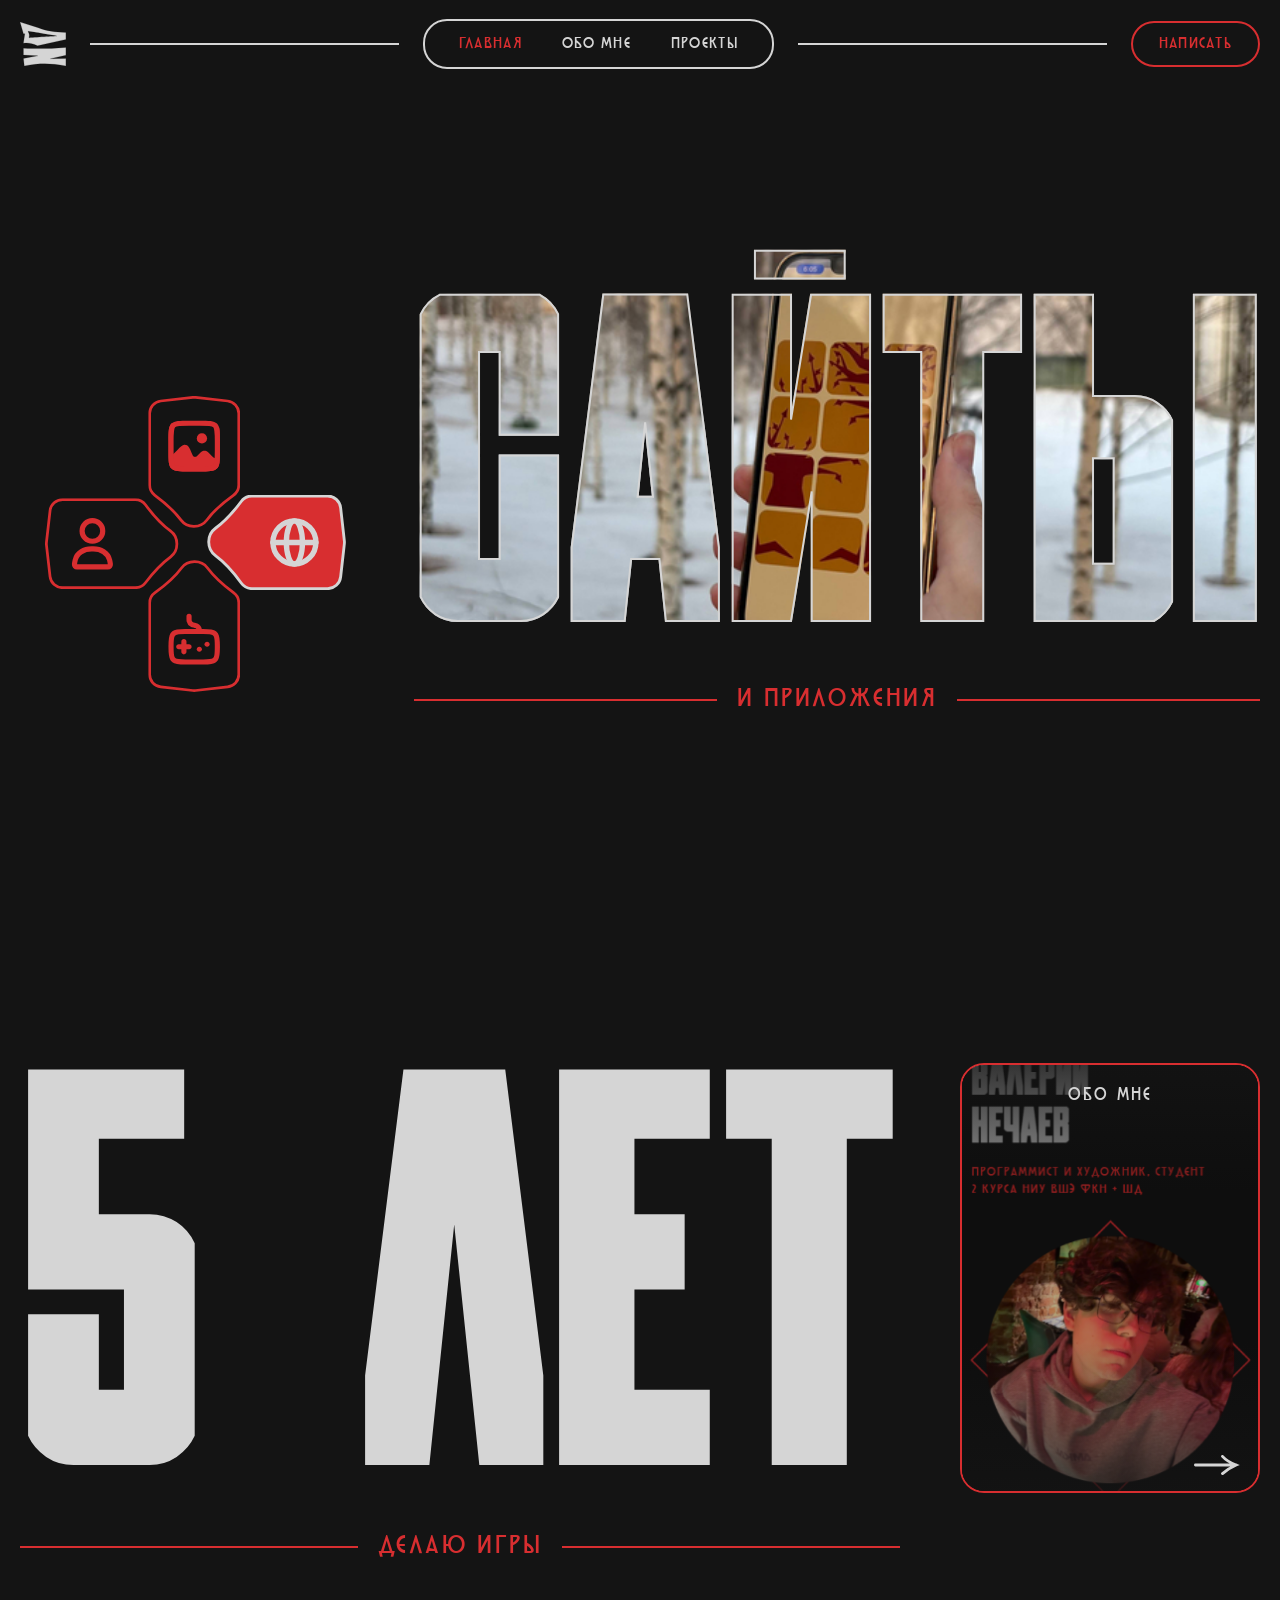
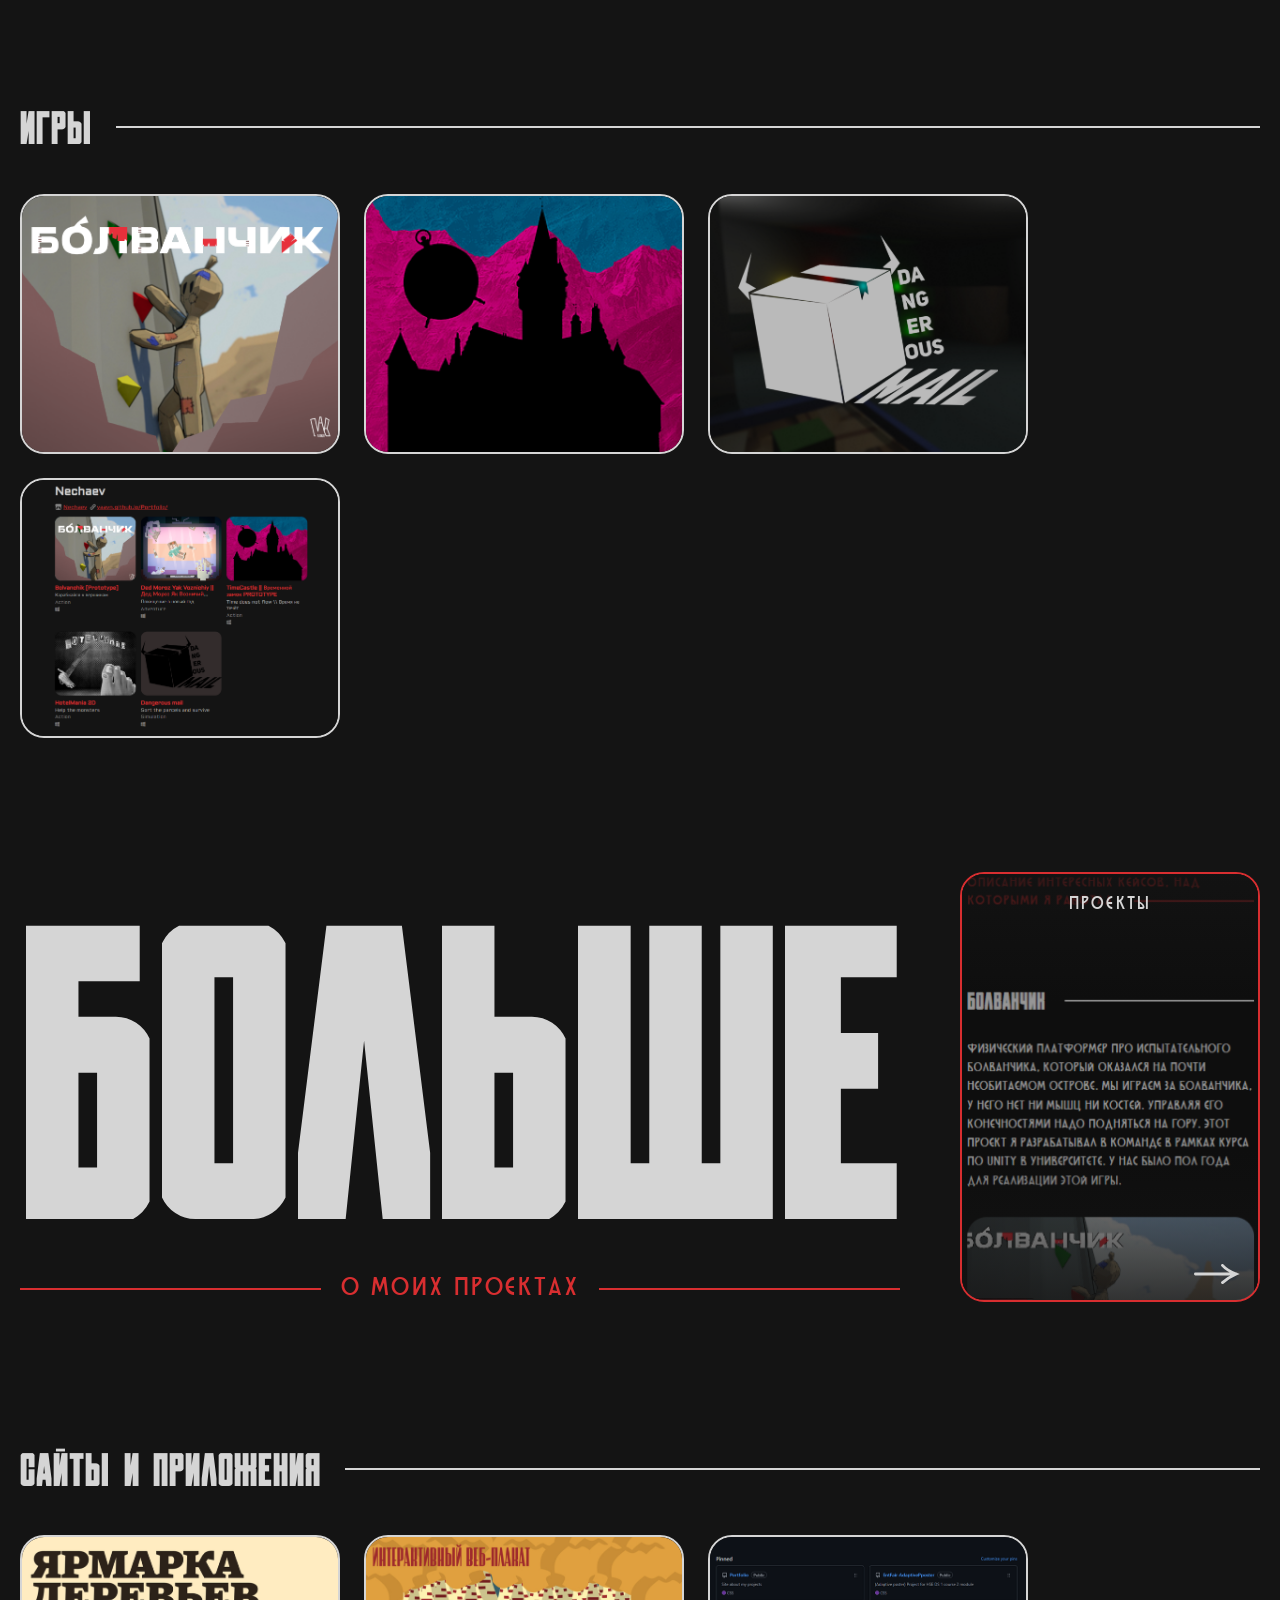
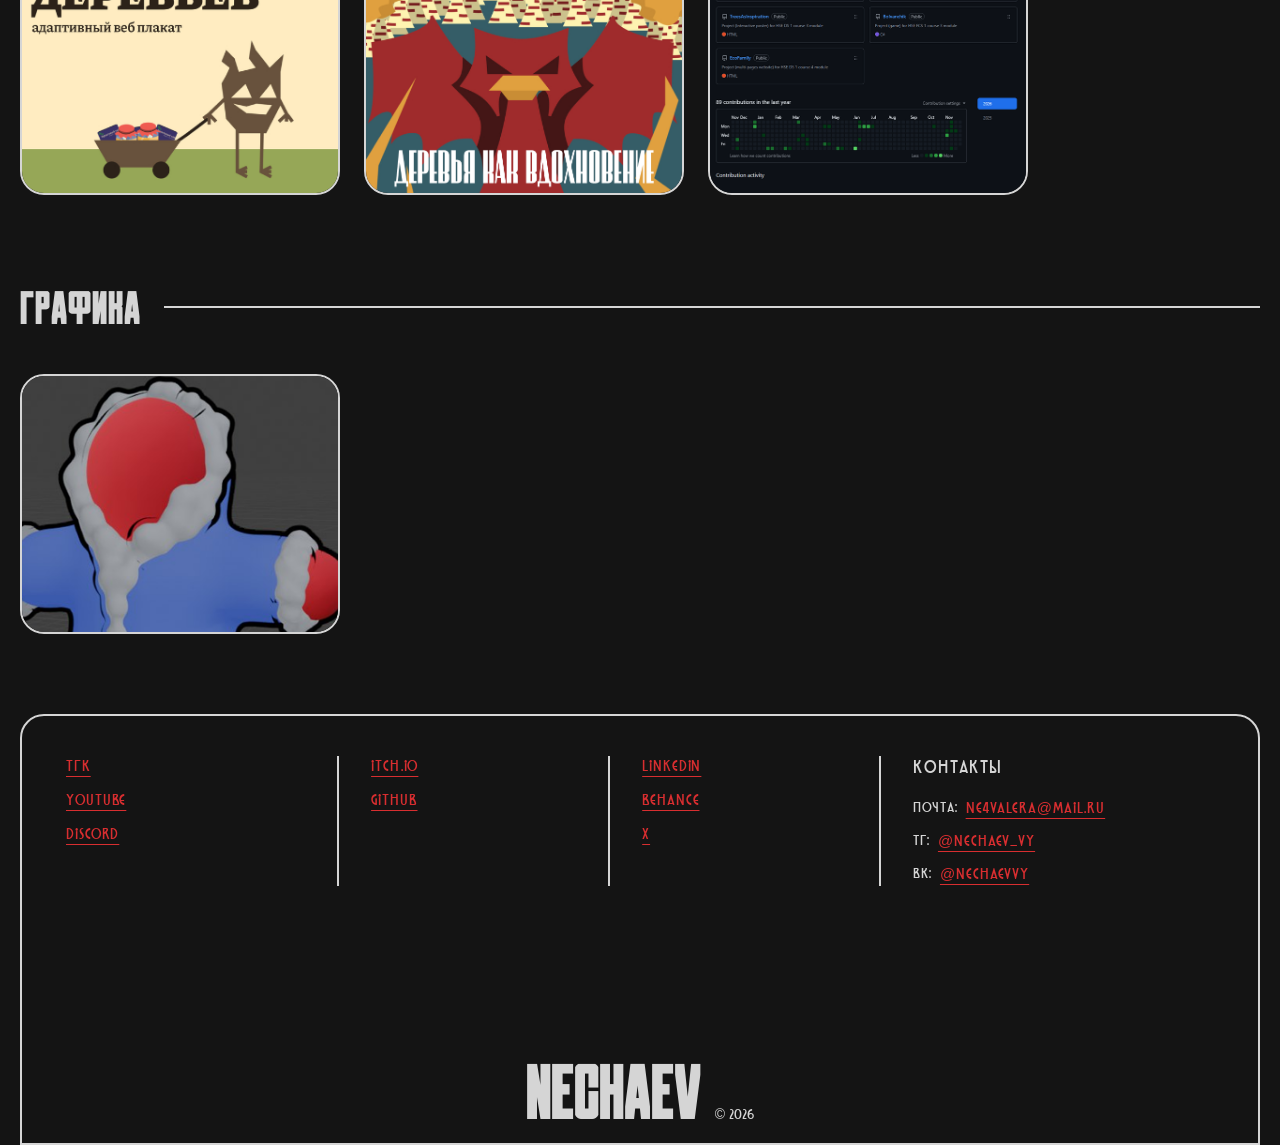
<file: index.html>
<!doctype html>
<html lang="ru">
  <head>
    <meta charset="UTF-8" />
    <meta name="viewport" content="width=device-width, initial-scale=1.0" />
    <title>Нечаев — программист и художник</title>
    <link rel="icon" href="assets/img/Logo.svg" />
    <link rel="stylesheet" href="css/reset.css" />
    <link rel="stylesheet" href="css/fonts.css" />
    <link rel="stylesheet" href="css/style.css" />
    <script src="js/db.js" defer></script>
    <script src="js/common.js" defer></script>
    <script src="js/main.js" defer></script>
  </head>
  <body>
    <header class="site-header">
      <div class="container header-inner">
        <a class="logo" href="index.html" aria-label="На главную">
          <img src="assets/img/Logo.svg" alt="Логотип Нечаева" data-fallback />
        </a>
        <span class="header-line" aria-hidden="true"></span>
        <nav class="nav" aria-label="Основная навигация">
          <a class="nav-link active" href="index.html">Главная</a>
          <a class="nav-link" href="about.html">Обо мне</a>
          <a class="nav-link" href="projects.html">Проекты</a>
        </nav>
        <span class="header-line" aria-hidden="true"></span>
        <button class="btn header-write" type="button" data-popup-open>
          Написать
        </button>
        <button
          class="burger"
          type="button"
          aria-label="Меню"
          aria-expanded="false"
          aria-controls="mobileMenu"
        >
          <span></span><span></span><span></span>
        </button>
      </div>
      <nav class="mobile-menu" id="mobileMenu" aria-label="Мобильная навигация">
        <a class="nav-link active" href="index.html">Главная</a>
        <a class="nav-link" href="about.html">Обо мне</a>
        <a class="nav-link" href="projects.html">Проекты</a>
        <button class="btn" type="button" data-popup-open>Написать</button>
      </nav>
    </header>

    <main>
      <section class="hero">
        <div class="container hero-inner">
          <div class="dpad" role="group" aria-label="Категории работ">
            <button
              class="dpad-btn"
              type="button"
              data-state="graphic"
              aria-label="Графика"
              aria-pressed="false"
            >
              <img src="assets/img/GraphicDpad.svg" alt="" data-fallback />
            </button>
            <button
              class="dpad-btn"
              type="button"
              data-state="games"
              aria-label="Игры"
              aria-pressed="false"
            >
              <img src="assets/img/GamesDpad.svg" alt="" data-fallback />
            </button>
            <button
              class="dpad-btn active"
              type="button"
              data-state="web"
              aria-label="Сайты и приложения"
              aria-pressed="true"
            >
              <img src="assets/img/WebDpad.svg" alt="" data-fallback />
            </button>
            <button
              class="dpad-btn"
              type="button"
              data-state="nechaev"
              aria-label="Нечаев"
              aria-pressed="false"
            >
              <img src="assets/img/NechaevDpad.svg" alt="" data-fallback />
            </button>
          </div>
          <div class="hero-content">
            <h1 class="hero-title" id="heroTitle">Сайты</h1>
            <p class="caption" id="heroCaption">И приложения</p>
          </div>
        </div>
      </section>

      <section class="teaser">
        <div class="container teaser-inner">
          <div class="teaser-text">
            <h2 class="teaser-title">5 лет</h2>
            <p class="caption">Делаю игры</p>
          </div>
          <a class="teaser-card" href="about.html">
            <img
              class="teaser-img"
              src="assets/img/AboutPreview.png"
              alt="Превью страницы «Обо мне»"
              data-fallback
            />
            <span class="teaser-label">Обо мне</span>
            <img
              class="teaser-arrow"
              src="assets/img/Arrow.svg"
              alt=""
              data-fallback
            />
          </a>
        </div>
      </section>

      <section class="section">
        <div class="container">
          <h2 class="section-title">Игры</h2>
          <div class="cards-grid" id="gamesCards"></div>
        </div>
      </section>

      <section class="teaser">
        <div class="container teaser-inner">
          <div class="teaser-text">
            <h2 class="teaser-title">Больше</h2>
            <p class="caption">О моих проектах</p>
          </div>
          <a class="teaser-card" href="projects.html">
            <img
              class="teaser-img"
              src="assets/img/ProjectsPreview.png"
              alt="Превью страницы «Проекты»"
              data-fallback
            />
            <span class="teaser-label">Проекты</span>
            <img
              class="teaser-arrow"
              src="assets/img/Arrow.svg"
              alt=""
              data-fallback
            />
          </a>
        </div>
      </section>

      <section class="section">
        <div class="container">
          <h2 class="section-title">Сайты и приложения</h2>
          <div class="cards-grid" id="productsCards"></div>
        </div>
      </section>

      <section class="section">
        <div class="container">
          <h2 class="section-title">Графика</h2>
          <div class="cards-grid" id="graphicCards"></div>
        </div>
      </section>
    </main>

    <footer class="site-footer">
      <div class="container">
        <div class="footer-box">
          <div class="footer-cols">
            <ul class="footer-col">
              <li>
                <a
                  class="ext-link"
                  href="https://t.me/NechaevTGC"
                  target="_blank"
                  rel="noopener"
                  >ТГК</a
                >
              </li>
              <li>
                <a
                  class="ext-link"
                  href="https://www.youtube.com/@NechaevYT"
                  target="_blank"
                  rel="noopener"
                  >YouTube</a
                >
              </li>
              <li>
                <a
                  class="ext-link"
                  href="https://discord.gg/JDVb3kCCXa"
                  target="_blank"
                  rel="noopener"
                  >Discord</a
                >
              </li>
            </ul>
            <ul class="footer-col">
              <li>
                <a
                  class="ext-link"
                  href="https://nechaevv.itch.io/"
                  target="_blank"
                  rel="noopener"
                  >Itch.io</a
                >
              </li>
              <li>
                <a
                  class="ext-link"
                  href="https://github.com/VaaVN"
                  target="_blank"
                  rel="noopener"
                  >GitHub</a
                >
              </li>
            </ul>
            <ul class="footer-col">
              <li>
                <a
                  class="ext-link"
                  href="https://www.linkedin.com/in/valerii-nechaev-3b5686452/"
                  target="_blank"
                  rel="noopener"
                  >LinkedIn</a
                >
              </li>
              <li>
                <a
                  class="ext-link"
                  href="https://www.behance.net/NechaevVY"
                  target="_blank"
                  rel="noopener"
                  >Behance</a
                >
              </li>

              <li>
                <a
                  class="ext-link"
                  href="https://x.com/NechaevVY"
                  target="_blank"
                  rel="noopener"
                  >X</a
                >
              </li>
            </ul>
            <div class="footer-col footer-contacts">
              <h3 class="footer-heading">Контакты</h3>
              <p>
                <span>Почта:</span>
                <a
                  class="ext-link"
                  href="mailto:ne4valera@mail.ru"
                  target="_blank"
                  rel="noopener"
                  >ne4valera@mail.ru</a
                >
              </p>
              <p>
                <span>ТГ:</span>
                <a
                  class="ext-link"
                  href="https://t.me/Nechaev_VY"
                  target="_blank"
                  rel="noopener"
                  >@nechaev_vy</a
                >
              </p>
              <p>
                <span>ВК:</span>
                <a
                  class="ext-link"
                  href="https://vk.ru/nechaevvy"
                  target="_blank"
                  rel="noopener"
                  >@nechaevvy</a
                >
              </p>
            </div>
          </div>
          <div class="footer-bottom">
            <span class="footer-logo">Nechaev</span>
            <span class="footer-copy">© 2026</span>
          </div>
        </div>
      </div>
    </footer>

    <div class="popup" data-popup aria-hidden="true">
      <div class="popup-scrim" data-popup-close></div>
      <div
        class="popup-panel"
        role="dialog"
        aria-modal="true"
        aria-labelledby="popupTitle"
      >
        <h2 class="popup-title" id="popupTitle">Контакты</h2>
        <ul class="popup-contacts">
          <li>
            <span>Почта:</span>
            <a
              class="ext-link"
              href="mailto:ne4valera@mail.ru"
              target="_blank"
              rel="noopener"
              >ne4valera@mail.ru</a
            >
          </li>
          <li>
            <span>ТГ:</span>
            <a
              class="ext-link"
              href="https://t.me/Nechaev_VY"
              target="_blank"
              rel="noopener"
              >@nechaev_vy</a
            >
          </li>
          <li>
            <span>ВК:</span>
            <a
              class="ext-link"
              href="https://vk.ru/nechaevvy"
              target="_blank"
              rel="noopener"
              >id793693957</a
            >
          </li>
        </ul>
        <button class="btn popup-close" type="button" data-popup-close>
          Закрыть
        </button>
      </div>
    </div>
  </body>
</html>
</file>
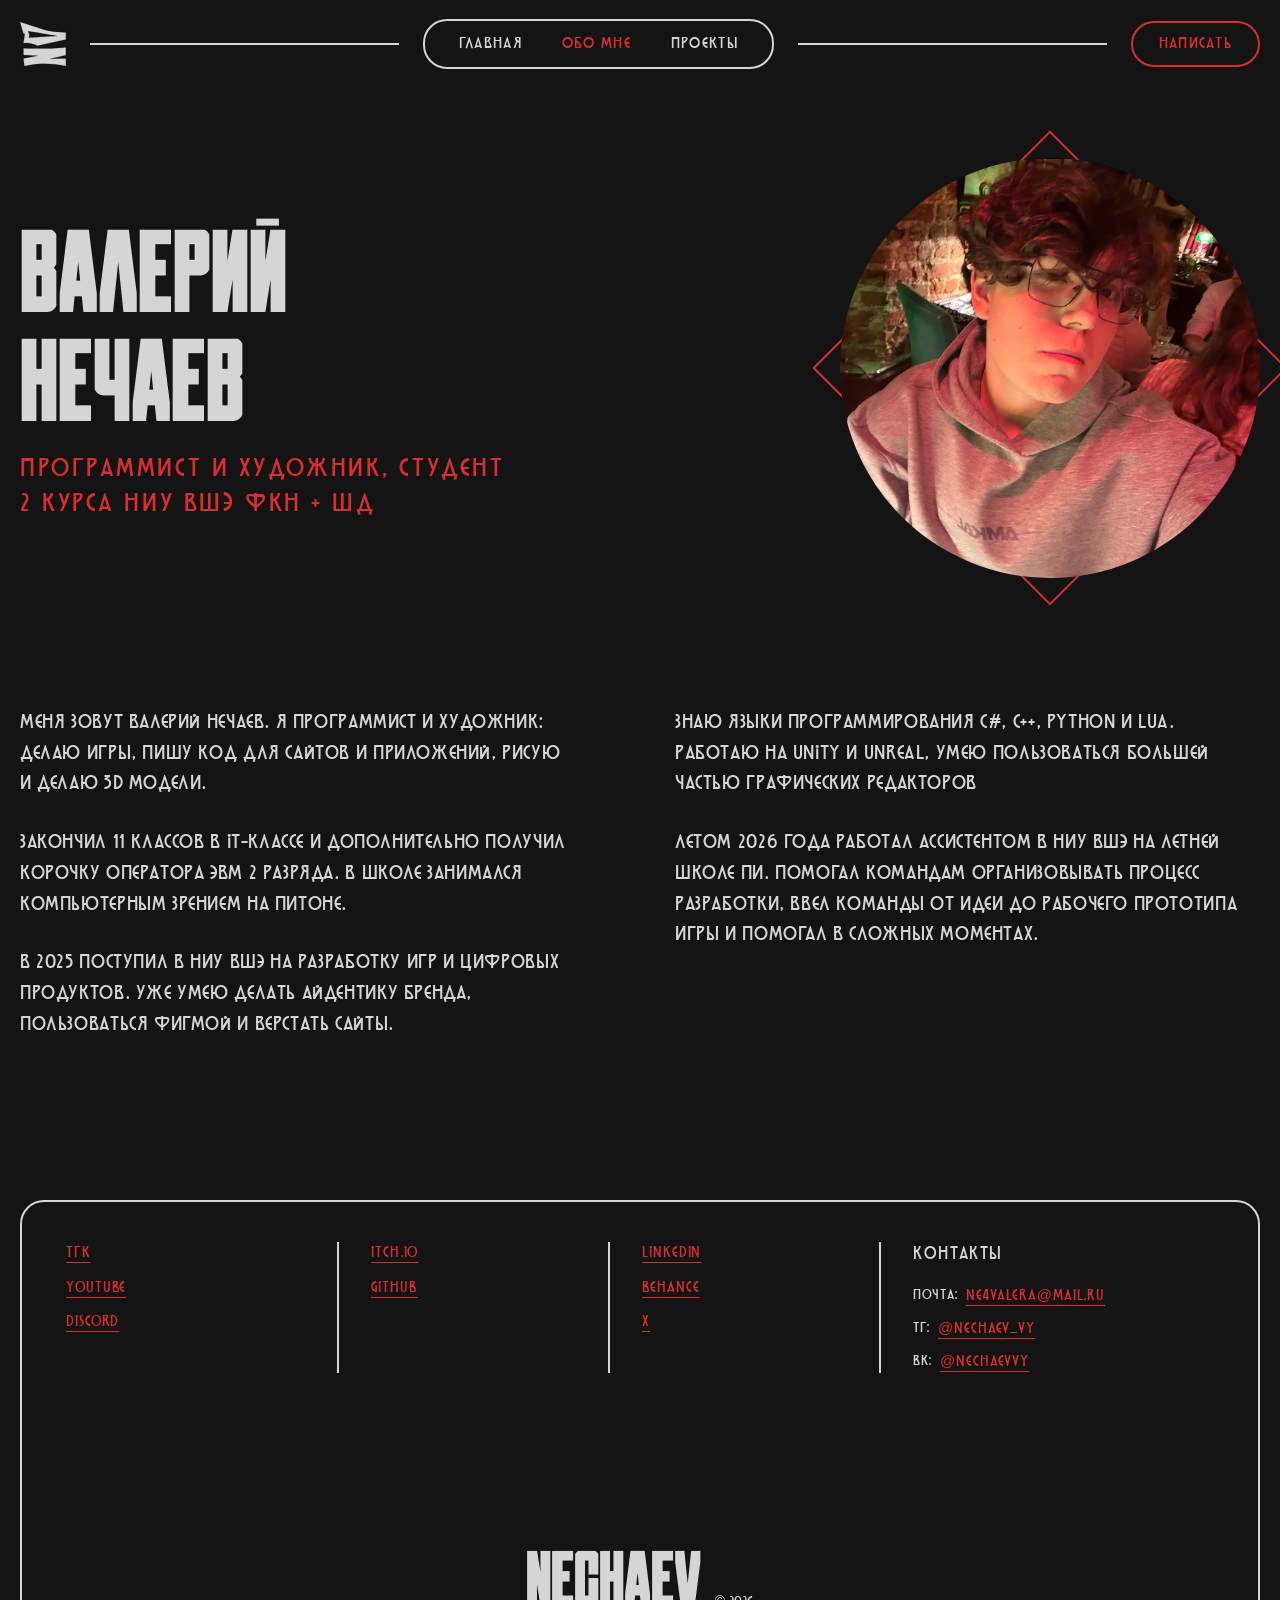
<file: about.html>
<!doctype html>
<html lang="ru">
  <head>
    <meta charset="UTF-8" />
    <meta name="viewport" content="width=device-width, initial-scale=1.0" />
    <title>Обо мне — Нечаев</title>
    <link rel="icon" href="assets/img/Logo.svg" />
    <link rel="stylesheet" href="css/reset.css" />
    <link rel="stylesheet" href="css/fonts.css" />
    <link rel="stylesheet" href="css/style.css" />
    <script src="js/common.js" defer></script>
  </head>
  <body>
    <header class="site-header">
      <div class="container header-inner">
        <a class="logo" href="index.html" aria-label="На главную">
          <img src="assets/img/Logo.svg" alt="Логотип Нечаева" data-fallback />
        </a>
        <span class="header-line" aria-hidden="true"></span>
        <nav class="nav" aria-label="Основная навигация">
          <a class="nav-link" href="index.html">Главная</a>
          <a class="nav-link active" href="about.html">Обо мне</a>
          <a class="nav-link" href="projects.html">Проекты</a>
        </nav>
        <span class="header-line" aria-hidden="true"></span>
        <button class="btn header-write" type="button" data-popup-open>
          Написать
        </button>
        <button
          class="burger"
          type="button"
          aria-label="Меню"
          aria-expanded="false"
          aria-controls="mobileMenu"
        >
          <span></span><span></span><span></span>
        </button>
      </div>
      <nav class="mobile-menu" id="mobileMenu" aria-label="Мобильная навигация">
        <a class="nav-link" href="index.html">Главная</a>
        <a class="nav-link active" href="about.html">Обо мне</a>
        <a class="nav-link" href="projects.html">Проекты</a>
        <button class="btn" type="button" data-popup-open>Написать</button>
      </nav>
    </header>

    <main>
      <section class="about-hero">
        <div class="container about-hero-inner">
          <div class="about-intro">
            <h1 class="about-title">Валерий<br />Нечаев</h1>
            <p class="caption caption--plain">
              Программист и&nbsp;художник, студент 2&nbsp;курса НИУ ВШЭ ФКН + ШД
            </p>
          </div>
          <div class="about-photo-wrap">
            <img
              class="about-photo"
              src="assets/img/AboutPhoto.png"
              alt="Валерий Нечаев"
              data-fallback
            />
          </div>
        </div>
      </section>

      <section class="section">
        <div class="container">
          <div class="about-text">
            <p>
              Меня зовут Валерий Нечаев. Я&nbsp;программист и&nbsp;художник:
              делаю игры, пишу код для сайтов и&nbsp;приложений, рисую
              и&nbsp;делаю 3D&nbsp;модели.
            </p>
            <p>
              Закончил 11&nbsp;классов в&nbsp;IT-классе и&nbsp;дополнительно
              получил корочку оператора эвм 2&nbsp;разряда. В&nbsp;школе
              занимался компьютерным зрением на питоне.
            </p>
            <p>
              В&nbsp;2025 поступил в&nbsp;НИУ ВШЭ на&nbsp;Разработку Игр
              и&nbsp;Цифровых Продуктов. Уже умею делать айдентику бренда,
              пользоваться фигмой и&nbsp;верстать сайты.
            </p>
            <p>
              Знаю языки программирования C#, C++, Python и&nbsp;Lua. Работаю на
              Unity и&nbsp;Unreal, умею пользоваться большей частью графических
              редакторов
            </p>
            <p>
              Летом 2026 года работал ассистентом в&nbsp;НИУ ВШЭ на&nbsp;Летней
              Школе ПИ. Помогал командам организовывать процесс разработки, ввел
              команды от&nbsp;идеи до&nbsp;рабочего прототипа игры
              и&nbsp;помогал в&nbsp;сложных моментах.
            </p>
          </div>
        </div>
      </section>
    </main>

    <footer class="site-footer">
      <div class="container">
        <div class="footer-box">
          <div class="footer-cols">
            <ul class="footer-col">
              <li>
                <a
                  class="ext-link"
                  href="https://t.me/NechaevTGC"
                  target="_blank"
                  rel="noopener"
                  >ТГК</a
                >
              </li>
              <li>
                <a
                  class="ext-link"
                  href="https://www.youtube.com/@NechaevYT"
                  target="_blank"
                  rel="noopener"
                  >YouTube</a
                >
              </li>
              <li>
                <a
                  class="ext-link"
                  href="https://discord.gg/JDVb3kCCXa"
                  target="_blank"
                  rel="noopener"
                  >Discord</a
                >
              </li>
            </ul>
            <ul class="footer-col">
              <li>
                <a
                  class="ext-link"
                  href="https://nechaevv.itch.io/"
                  target="_blank"
                  rel="noopener"
                  >Itch.io</a
                >
              </li>
              <li>
                <a
                  class="ext-link"
                  href="https://github.com/VaaVN"
                  target="_blank"
                  rel="noopener"
                  >GitHub</a
                >
              </li>
            </ul>
            <ul class="footer-col">
              <li>
                <a
                  class="ext-link"
                  href="https://www.linkedin.com/in/valerii-nechaev-3b5686452/"
                  target="_blank"
                  rel="noopener"
                  >LinkedIn</a
                >
              </li>
              <li>
                <a
                  class="ext-link"
                  href="https://www.behance.net/NechaevVY"
                  target="_blank"
                  rel="noopener"
                  >Behance</a
                >
              </li>

              <li>
                <a
                  class="ext-link"
                  href="https://x.com/NechaevVY"
                  target="_blank"
                  rel="noopener"
                  >X</a
                >
              </li>
            </ul>
            <div class="footer-col footer-contacts">
              <h3 class="footer-heading">Контакты</h3>
              <p>
                <span>Почта:</span>
                <a
                  class="ext-link"
                  href="mailto:ne4valera@mail.ru"
                  target="_blank"
                  rel="noopener"
                  >ne4valera@mail.ru</a
                >
              </p>
              <p>
                <span>ТГ:</span>
                <a
                  class="ext-link"
                  href="https://t.me/Nechaev_VY"
                  target="_blank"
                  rel="noopener"
                  >@nechaev_vy</a
                >
              </p>
              <p>
                <span>ВК:</span>
                <a
                  class="ext-link"
                  href="https://vk.ru/nechaevvy"
                  target="_blank"
                  rel="noopener"
                  >@nechaevvy</a
                >
              </p>
            </div>
          </div>
          <div class="footer-bottom">
            <span class="footer-logo">Nechaev</span>
            <span class="footer-copy">© 2026</span>
          </div>
        </div>
      </div>
    </footer>
    <div class="popup" data-popup aria-hidden="true">
      <div class="popup-scrim" data-popup-close></div>
      <div
        class="popup-panel"
        role="dialog"
        aria-modal="true"
        aria-labelledby="popupTitle"
      >
        <h2 class="popup-title" id="popupTitle">Контакты</h2>
        <ul class="popup-contacts">
          <li>
            <span>Почта:</span>
            <a
              class="ext-link"
              href="mailto:ne4valera@mail.ru"
              target="_blank"
              rel="noopener"
              >ne4valera@mail.ru</a
            >
          </li>
          <li>
            <span>ТГ:</span>
            <a
              class="ext-link"
              href="https://t.me/Nechaev_VY"
              target="_blank"
              rel="noopener"
              >@nechaev_vy</a
            >
          </li>
          <li>
            <span>ВК:</span>
            <a
              class="ext-link"
              href="https://vk.ru/nechaevvy"
              target="_blank"
              rel="noopener"
              >id793693957</a
            >
          </li>
        </ul>
        <button class="btn popup-close" type="button" data-popup-close>
          Закрыть
        </button>
      </div>
    </div>
  </body>
</html>
</file>
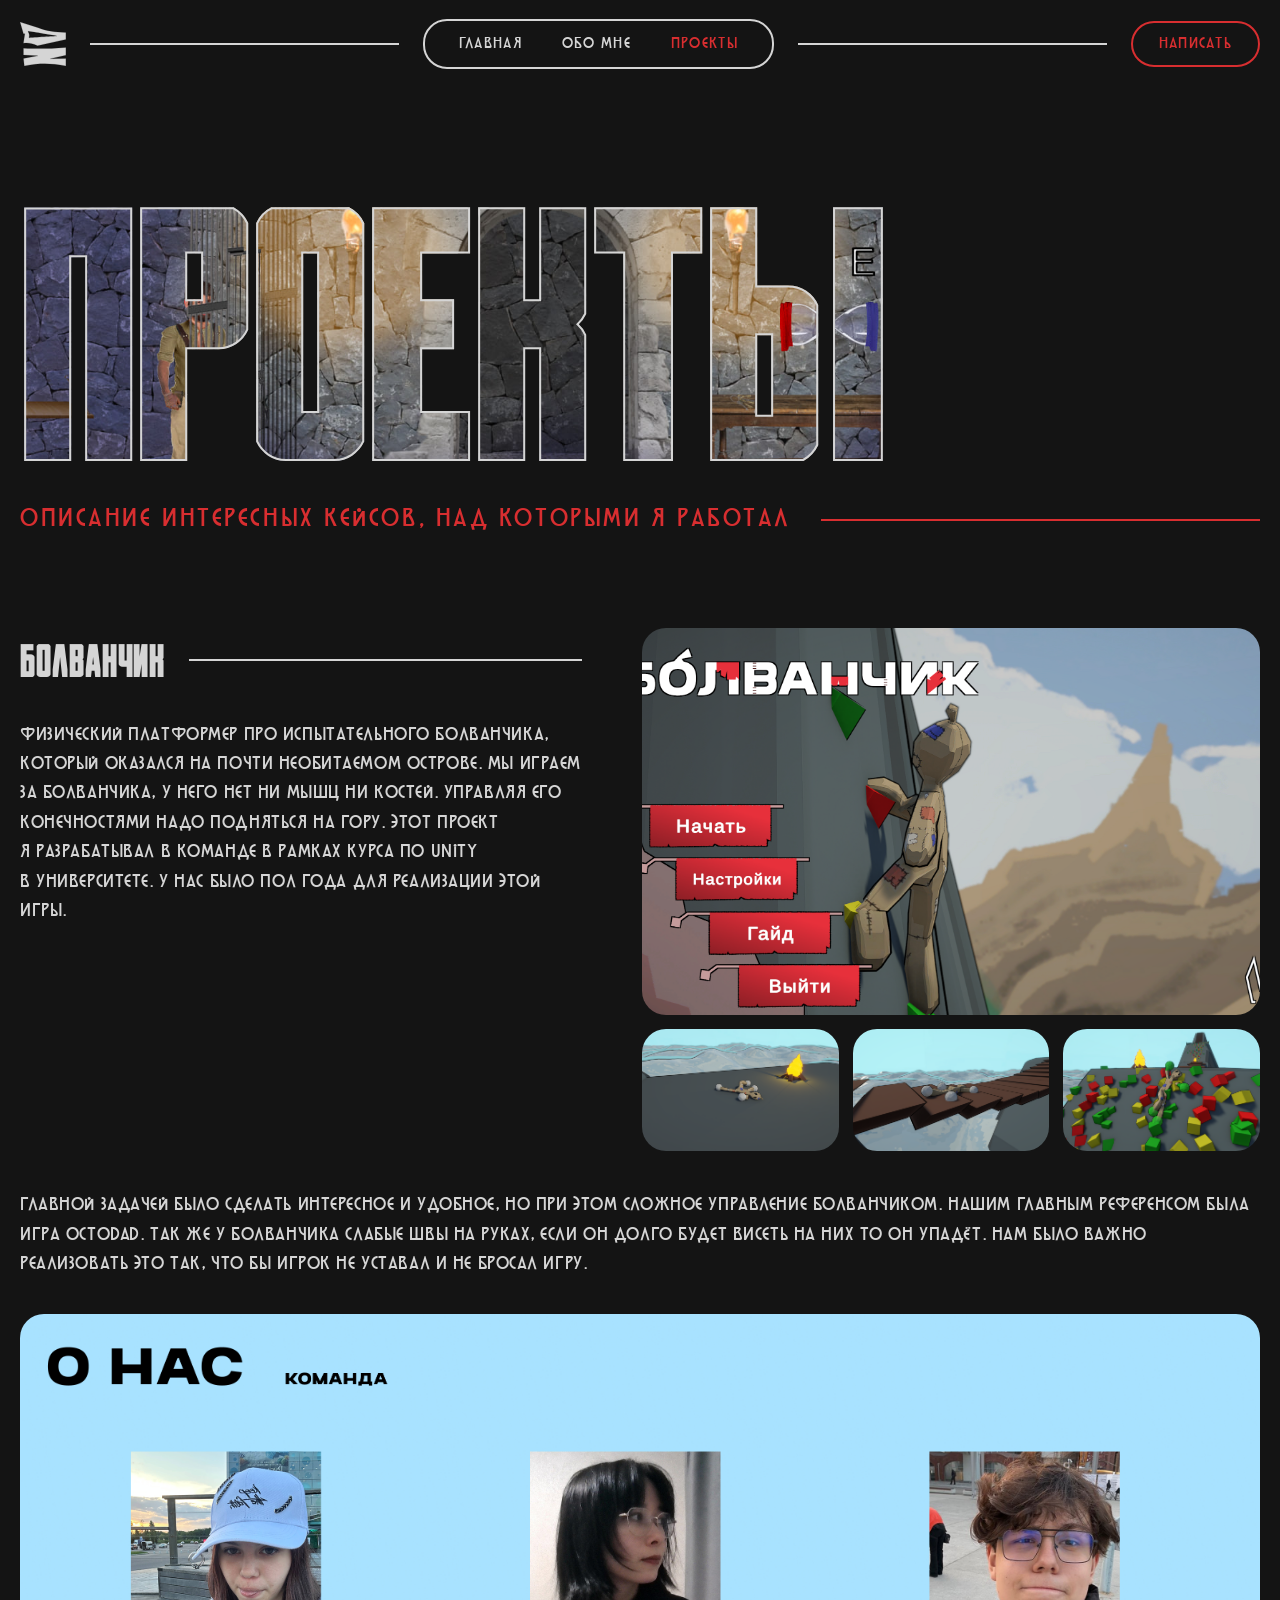
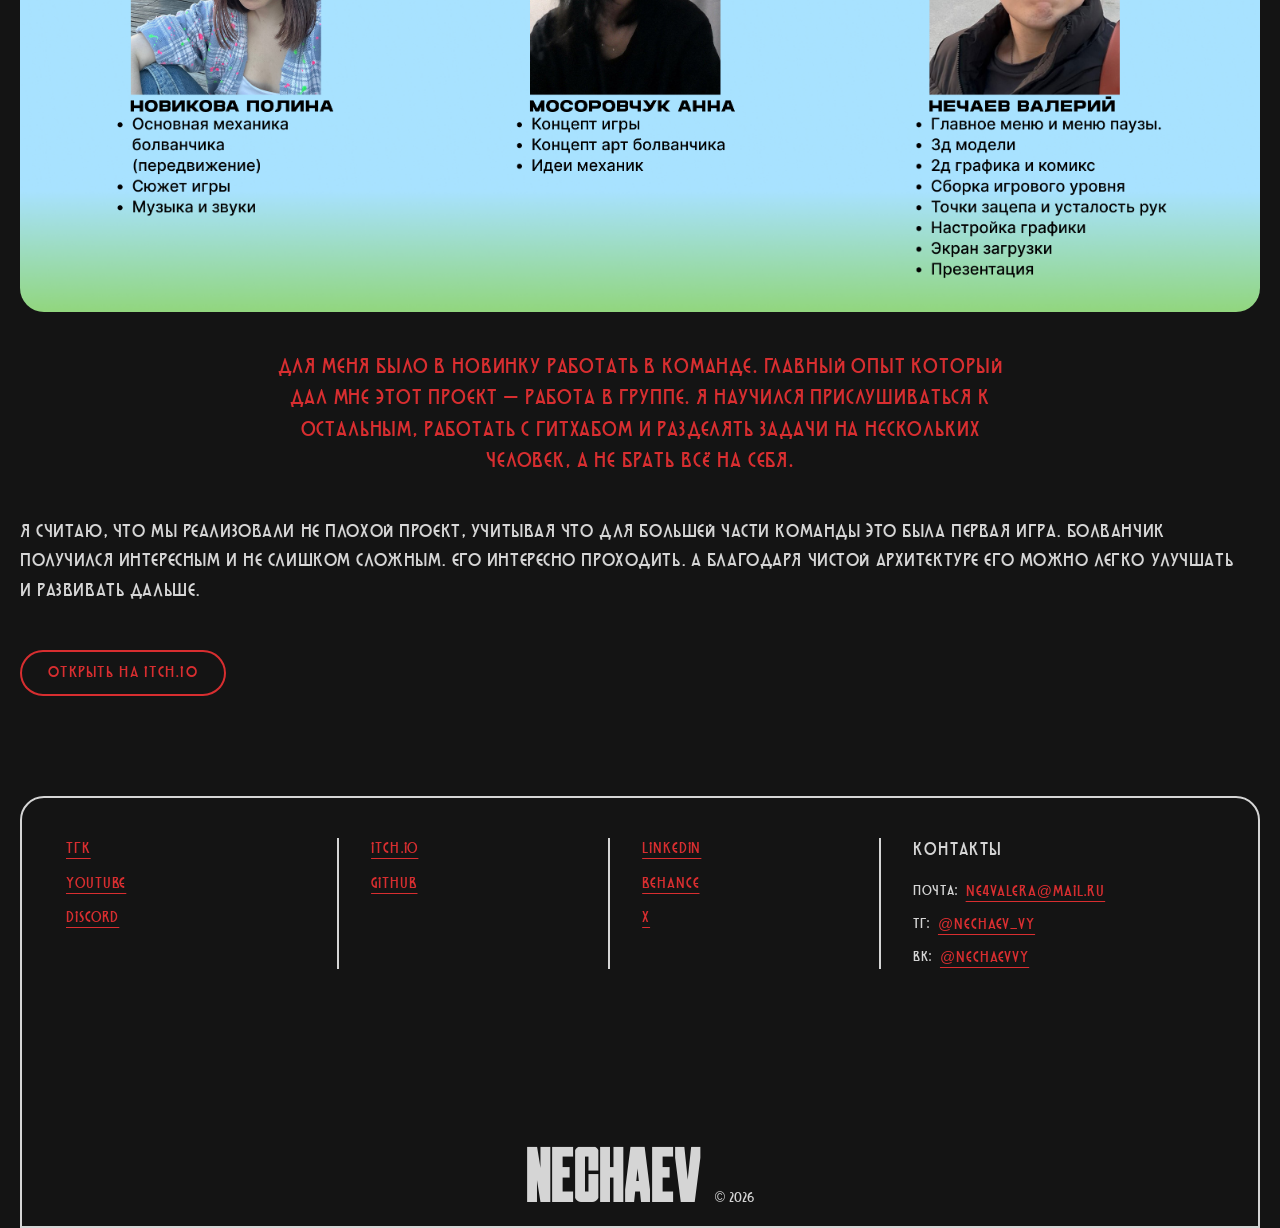
<file: projects.html>
<!doctype html>
<html lang="ru">
  <head>
    <meta charset="UTF-8" />
    <meta name="viewport" content="width=device-width, initial-scale=1.0" />
    <title>Проекты — Нечаев</title>
    <link rel="icon" href="assets/img/Logo.svg" />
    <link rel="stylesheet" href="css/reset.css" />
    <link rel="stylesheet" href="css/fonts.css" />
    <link rel="stylesheet" href="css/style.css" />
    <script src="js/common.js" defer></script>
  </head>
  <body>
    <header class="site-header">
      <div class="container header-inner">
        <a class="logo" href="index.html" aria-label="На главную">
          <img src="assets/img/Logo.svg" alt="Логотип Нечаева" data-fallback />
        </a>
        <span class="header-line" aria-hidden="true"></span>
        <nav class="nav" aria-label="Основная навигация">
          <a class="nav-link" href="index.html">Главная</a>
          <a class="nav-link" href="about.html">Обо мне</a>
          <a class="nav-link active" href="projects.html">Проекты</a>
        </nav>
        <span class="header-line" aria-hidden="true"></span>
        <button class="btn header-write" type="button" data-popup-open>
          Написать
        </button>
        <button
          class="burger"
          type="button"
          aria-label="Меню"
          aria-expanded="false"
          aria-controls="mobileMenu"
        >
          <span></span><span></span><span></span>
        </button>
      </div>
      <nav class="mobile-menu" id="mobileMenu" aria-label="Мобильная навигация">
        <a class="nav-link" href="index.html">Главная</a>
        <a class="nav-link" href="about.html">Обо мне</a>
        <a class="nav-link active" href="projects.html">Проекты</a>
        <button class="btn" type="button" data-popup-open>Написать</button>
      </nav>
    </header>

    <main>
      <section class="page-hero">
        <div class="container">
          <h1
            class="hero-title"
            data-photo-title="assets/img/ProjectsTitlePhoto.png"
          >
            Проекты
          </h1>
          <p class="caption caption--left">
            Описание интересных кейсов, над которыми я работал
          </p>
        </div>
      </section>

      <section class="project">
        <div class="container">
          <div class="project-top">
            <div class="project-info">
              <h2 class="section-title">Болванчик</h2>
              <p>
                Физический платформер про испытательного болванчика, который
                оказался на&nbsp;почти необитаемом острове. Мы&nbsp;играем
                за&nbsp;болванчика, у&nbsp;него нет ни&nbsp;мышц ни&nbsp;костей.
                Управляя его конечностями надо подняться на&nbsp;гору. Этот
                проект я&nbsp;разрабатывал в&nbsp;команде в&nbsp;рамках курса
                по&nbsp;Unity в&nbsp;университете. У&nbsp;нас было пол года для
                реализации этой игры.
              </p>
            </div>
            <div class="project-gallery">
              <div class="gallery-main">
                <img
                  src="assets/img/BolvanchikMain.png"
                  alt="Болванчик — главный кадр"
                  data-fallback
                />
              </div>
              <div class="gallery-thumbs">
                <button
                  class="gallery-thumb"
                  type="button"
                  aria-label="Показать кадр 2"
                >
                  <img
                    src="assets/img/BolvanchikThumb1.png"
                    alt="Болванчик — кадр 2"
                    data-fallback
                  />
                </button>
                <button
                  class="gallery-thumb"
                  type="button"
                  aria-label="Показать кадр 3"
                >
                  <img
                    src="assets/img/BolvanchikThumb2.png"
                    alt="Болванчик — кадр 3"
                    data-fallback
                  />
                </button>
                <button
                  class="gallery-thumb"
                  type="button"
                  aria-label="Показать кадр 4"
                >
                  <img
                    src="assets/img/BolvanchikThumb3.png"
                    alt="Болванчик — кадр 4"
                    data-fallback
                  />
                </button>
              </div>
            </div>
          </div>
          <p class="project-text">
            Главной задачей было сделать интересное и&nbsp;удобное, но&nbsp;при
            этом сложное управление болванчиком. Нашим главным референсом была
            игра Octodad. Так&nbsp;же у&nbsp;болванчика слабые швы
            на&nbsp;руках, если он&nbsp;долго будет висеть на&nbsp;них
            то&nbsp;он&nbsp;упадёт. Нам было важно реализовать это так,
            что&nbsp;бы игрок не&nbsp;уставал и&nbsp;не&nbsp;бросал игру.
          </p>
          <figure class="project-wide">
            <img src="assets/img/BolvanchikWide.png" data-fallback />
          </figure>
          <blockquote class="project-quote">
            Для меня было в&nbsp;новинку работать в&nbsp;команде. Главный опыт
            который дал мне этот проект&nbsp;&mdash; работа в&nbsp;группе.
            Я&nbsp;научился прислушиваться к остальным, работать с&nbsp;гитхабом
            и&nbsp;разделять задачи на&nbsp;нескольких человек,
            а&nbsp;не&nbsp;брать всё на&nbsp;себя.
          </blockquote>
          <p class="project-text">
            Я&nbsp;считаю, что мы&nbsp;реализовали не&nbsp;плохой проект,
            учитывая что для большей части команды это была первая игра.
            Болванчик получился интересным и&nbsp;не&nbsp;слишком сложным. Его
            интересно проходить. А благодаря чистой архитектуре его можно легко
            улучшать и&nbsp;развивать дальше.
          </p>
          <a
            class="btn project-link"
            href="https://nechaevv.itch.io/bolvanchik-prototype"
            target="_blank"
            rel="noopener"
            >Открыть на itch.io</a
          >
        </div>
      </section>
    </main>

    <footer class="site-footer">
      <div class="container">
        <div class="footer-box">
          <div class="footer-cols">
            <ul class="footer-col">
              <li>
                <a
                  class="ext-link"
                  href="https://t.me/NechaevTGC"
                  target="_blank"
                  rel="noopener"
                  >ТГК</a
                >
              </li>
              <li>
                <a
                  class="ext-link"
                  href="https://www.youtube.com/@NechaevYT"
                  target="_blank"
                  rel="noopener"
                  >YouTube</a
                >
              </li>
              <li>
                <a
                  class="ext-link"
                  href="https://discord.gg/JDVb3kCCXa"
                  target="_blank"
                  rel="noopener"
                  >Discord</a
                >
              </li>
            </ul>
            <ul class="footer-col">
              <li>
                <a
                  class="ext-link"
                  href="https://nechaevv.itch.io/"
                  target="_blank"
                  rel="noopener"
                  >Itch.io</a
                >
              </li>
              <li>
                <a
                  class="ext-link"
                  href="https://github.com/VaaVN"
                  target="_blank"
                  rel="noopener"
                  >GitHub</a
                >
              </li>
            </ul>
            <ul class="footer-col">
              <li>
                <a
                  class="ext-link"
                  href="https://www.linkedin.com/in/valerii-nechaev-3b5686452/"
                  target="_blank"
                  rel="noopener"
                  >LinkedIn</a
                >
              </li>
              <li>
                <a
                  class="ext-link"
                  href="https://www.behance.net/NechaevVY"
                  target="_blank"
                  rel="noopener"
                  >Behance</a
                >
              </li>

              <li>
                <a
                  class="ext-link"
                  href="https://x.com/NechaevVY"
                  target="_blank"
                  rel="noopener"
                  >X</a
                >
              </li>
            </ul>
            <div class="footer-col footer-contacts">
              <h3 class="footer-heading">Контакты</h3>
              <p>
                <span>Почта:</span>
                <a
                  class="ext-link"
                  href="mailto:ne4valera@mail.ru"
                  target="_blank"
                  rel="noopener"
                  >ne4valera@mail.ru</a
                >
              </p>
              <p>
                <span>ТГ:</span>
                <a
                  class="ext-link"
                  href="https://t.me/Nechaev_VY"
                  target="_blank"
                  rel="noopener"
                  >@nechaev_vy</a
                >
              </p>
              <p>
                <span>ВК:</span>
                <a
                  class="ext-link"
                  href="https://vk.ru/nechaevvy"
                  target="_blank"
                  rel="noopener"
                  >@nechaevvy</a
                >
              </p>
            </div>
          </div>
          <div class="footer-bottom">
            <span class="footer-logo">Nechaev</span>
            <span class="footer-copy">© 2026</span>
          </div>
        </div>
      </div>
    </footer>

    <div class="popup" data-popup aria-hidden="true">
      <div class="popup-scrim" data-popup-close></div>
      <div
        class="popup-panel"
        role="dialog"
        aria-modal="true"
        aria-labelledby="popupTitle"
      >
        <h2 class="popup-title" id="popupTitle">Контакты</h2>
        <ul class="popup-contacts">
          <li>
            <span>Почта:</span>
            <a
              class="ext-link"
              href="mailto:ne4valera@mail.ru"
              target="_blank"
              rel="noopener"
              >ne4valera@mail.ru</a
            >
          </li>
          <li>
            <span>ТГ:</span>
            <a
              class="ext-link"
              href="https://t.me/Nechaev_VY"
              target="_blank"
              rel="noopener"
              >@nechaev_vy</a
            >
          </li>
          <li>
            <span>ВК:</span>
            <a
              class="ext-link"
              href="https://vk.ru/nechaevvy"
              target="_blank"
              rel="noopener"
              >id793693957</a
            >
          </li>
        </ul>
        <button class="btn popup-close" type="button" data-popup-close>
          Закрыть
        </button>
      </div>
    </div>
  </body>
</html>
</file>
<file: css/fonts.css>
@font-face {
  font-family: 'Obrazec';
  src: url('../assets/fonts/Obrazec-2.ttf') format('truetype');
  font-weight: 400;
  font-style: normal;
  font-display: swap;
}

@font-face {
  font-family: 'SCHÖN';
  src: url('../assets/fonts/SCHÖN FONT.ttf') format('truetype');
  font-weight: 400;
  font-style: normal;
  font-display: swap;
}
</file>
<file: css/style.css>
:root {
  --black: #141414;
  --white: #d5d5d5;
  --red: #d82e30;
  --font-display: "Obrazec", "Arial Narrow", sans-serif;
  --font-text: "SCHÖN", "Arial Narrow", sans-serif;
  --header-h: 88px;
  --container: 1400px;
  --radius: 24px;
}

body {
  background: var(--black);
  color: var(--white);
  font-family: var(--font-text);
  padding-top: var(--header-h);
  overflow-x: clip;
}

body.no-scroll {
  overflow: hidden;
}

.container {
  max-width: var(--container);
  margin: 0 auto;
  padding: 0 20px;
}

:focus-visible {
  outline: 2px solid var(--red);
  outline-offset: 3px;
}

.is-broken {
  display: none;
}

.btn {
  display: inline-block;
  padding: 10px 26px;
  border: 2px solid var(--red);
  border-radius: var(--radius);
  background: transparent;
  color: var(--red);
  font-family: var(--font-text);
  font-size: 16px;
  letter-spacing: 0.08em;
  text-transform: uppercase;
  transition:
    background 0.2s,
    color 0.2s;
}

.btn:hover {
  background: var(--red);
  color: var(--black);
}

.ext-link {
  color: var(--red);
  text-decoration: underline;
  text-underline-offset: 5px;
}

.ext-link:hover {
  color: var(--white);
}

.section-title {
  display: flex;
  align-items: center;
  gap: 24px;
  font-family: var(--font-display);
  font-size: clamp(30px, 4vw, 46px);
  letter-spacing: 0.02em;
  text-transform: uppercase;
}

.section-title::after {
  content: "";
  flex: 1;
  height: 2px;
  background: var(--white);
}

.caption {
  display: flex;
  align-items: center;
  gap: 20px;
  color: var(--red);
  font-size: clamp(16px, 2vw, 26px);
  letter-spacing: 0.1em;
  text-transform: uppercase;
}

.caption::before,
.caption::after {
  content: "";
  flex: 1;
  height: 2px;
  background: var(--red);
}

.caption--left {
  display: block;
  overflow: hidden;
}

.caption--left::before {
  display: none;
}

.caption--left::after {
  display: inline-block;
  width: 100%;
  margin-left: 20px;
  margin-right: -100%;
  vertical-align: middle;
}

.caption--plain::before,
.caption--plain::after {
  display: none;
}

.site-header {
  position: fixed;
  top: 0;
  left: 0;
  right: 0;
  z-index: 100;
  transition: background 0.25s;
}

.header-inner {
  display: flex;
  align-items: center;
  gap: 24px;
  height: var(--header-h);
}

.logo {
  display: block;
  flex-shrink: 0;
  width: 46px;
  height: 46px;
}

.logo img {
  width: 100%;
  height: 100%;
  object-fit: contain;
}

.logo.no-img {
  width: auto;
  height: auto;
}

.header-line {
  flex: 1;
  height: 2px;
  background: var(--white);
}

.nav {
  display: flex;
  gap: 40px;
  padding: 12px 34px;
  border: 2px solid var(--white);
  border-radius: var(--radius);
  background: var(--black);
}

.nav-link {
  font-size: 16px;
  letter-spacing: 0.08em;
  text-transform: uppercase;
  transition: color 0.2s;
}

.nav-link:hover,
.nav-link.active {
  color: var(--red);
}

.header-write {
  background: var(--black);
}

.burger {
  display: none;
  flex-direction: column;
  justify-content: center;
  align-items: center;
  gap: 6px;
  width: 44px;
  height: 44px;
  margin-left: auto;
}

.burger span {
  width: 28px;
  height: 2px;
  background: var(--white);
  transition:
    transform 0.25s,
    opacity 0.25s;
}

.menu-open .burger span:nth-child(1) {
  transform: translateY(8px) rotate(45deg);
}

.menu-open .burger span:nth-child(2) {
  opacity: 0;
}

.menu-open .burger span:nth-child(3) {
  transform: translateY(-8px) rotate(-45deg);
}

.mobile-menu {
  display: none;
  position: absolute;
  top: 100%;
  left: 0;
  right: 0;
  flex-direction: column;
  align-items: flex-start;
  gap: 22px;
  padding: 28px 20px 32px;
  background: var(--black);
  border-bottom: 2px solid var(--white);
}

.mobile-menu .nav-link {
  font-size: 20px;
}

.popup {
  position: fixed;
  inset: 0;
  z-index: 200;
  display: flex;
  align-items: center;
  justify-content: center;
  padding: 20px;
  opacity: 0;
  visibility: hidden;
  transition:
    opacity 0.25s,
    visibility 0.25s;
}

.popup.open {
  opacity: 1;
  visibility: visible;
}

.popup-scrim {
  position: absolute;
  inset: 0;
  background: rgba(20, 20, 20, 0.82);
}

.popup-panel {
  position: relative;
  display: flex;
  flex-direction: column;
  width: min(720px, 100%);
  padding: 44px;
  background: var(--black);
  border: 2px solid var(--white);
  border-radius: var(--radius);
  transform: scale(0.92);
  transition: transform 0.25s;
}

.popup.open .popup-panel {
  transform: scale(1);
}

.popup-title {
  font-family: var(--font-display);
  font-size: clamp(36px, 5vw, 56px);
  text-transform: uppercase;
  margin-bottom: 30px;
}

.popup-contacts li {
  display: flex;
  flex-wrap: wrap;
  gap: 12px;
  margin-bottom: 16px;
  font-size: clamp(17px, 2vw, 22px);
  letter-spacing: 0.05em;
  text-transform: uppercase;
}

.popup-close {
  align-self: flex-end;
  margin-top: 36px;
}

.site-footer {
  padding: 40px 0 0;
}

.footer-box {
  border: 2px solid var(--white);
  border-radius: var(--radius) var(--radius) 0 0;
  padding: 40px 44px 0px;
}

.footer-cols {
  display: grid;
  grid-template-columns: repeat(3, 1fr) 1.4fr;
  gap: 32px;
}

.footer-col {
  display: flex;
  flex-direction: column;
  gap: 12px;
}

.footer-col + .footer-col {
  border-left: 2px solid var(--white);
  padding-left: 32px;
}

.footer-col a {
  font-size: 15px;
  letter-spacing: 0.06em;
  text-transform: uppercase;
}

.footer-heading {
  font-size: 18px;
  letter-spacing: 0.08em;
  text-transform: uppercase;
  margin-bottom: 6px;
}

.footer-contacts p {
  display: flex;
  flex-wrap: wrap;
  gap: 8px;
  font-size: 14px;
  letter-spacing: 0.04em;
  text-transform: uppercase;
}

.footer-bottom {
  display: flex;
  align-items: baseline;
  justify-content: center;
  gap: 14px;
  margin-top: 150px;
}

.footer-logo {
  font-family: var(--font-display);
  font-size: clamp(48px, 6vw, 88px);
  text-transform: uppercase;
}

.footer-copy {
  font-size: 14px;
}

.hero {
  display: flex;
  align-items: center;
  min-height: calc(100vh - var(--header-h));
  padding: 40px 0 80px;
}

.hero-inner {
  width: 100%;
  display: flex;
  align-items: center;
  gap: 70px;
}

.hero-content {
  flex: 1;
  min-width: 0;
  transition:
    opacity 0.25s,
    transform 0.25s;
}

.hero-content.is-switching {
  opacity: 0;
  transform: translateY(16px);
}

.hero-title,
.teaser-title {
  --fit: 1;
  width: max-content;
  max-width: 100%;
  white-space: nowrap;
  font-family: var(--font-display);
  font-size: clamp(80px, 18vw, 300px);
  line-height: 0.95;
  text-transform: uppercase;
  color: var(--white);
}

.hero-title {
  margin-bottom: 18px;
}

.hero-title.has-photo {
  background-size: cover;
  background-position: center;
  -webkit-background-clip: text;
  background-clip: text;
  color: transparent;
  -webkit-text-stroke: 2px var(--white);
}
.dpad {
  position: relative;
  top: 70px;
  margin-left: 24px;
  width: 300px;
  max-width: 100%;
  aspect-ratio: 1;
  flex-shrink: 0;
}

.dpad-btn {
  position: absolute;
  display: flex;
  align-items: center;
  justify-content: center;
  padding: 0;
  border: none;
  background: none;
  transition: scale 0.2s;
}

.dpad-btn:hover {
  scale: 1.06;
}

.dpad-btn.active {
  scale: 1.04;
}

.dpad-btn img {
  width: 100%;
  height: 100%;
  object-fit: contain;
}

.dpad-btn[data-state="web"] {
  right: 0;
  top: 50%;
  width: 50%;
  height: 30.5%;
  transform: translateY(-50%);
}

.dpad-btn[data-state="nechaev"] {
  left: 0;
  top: 50%;
  width: 50%;
  height: 30.5%;
  transform: translateY(-50%);
}

.dpad-btn[data-state="graphic"] {
  top: 0;
  left: 50%;
  width: 30.5%;
  height: 50%;
  transform: translateX(-50%);
}

.dpad-btn[data-state="games"] {
  bottom: 0;
  left: 50%;
  width: 30.5%;
  height: 50%;
  transform: translateX(-50%);
}

.dpad-btn.no-img {
  border: 3px solid var(--red);
  border-radius: var(--radius);
}

.dpad-btn.no-img::before {
  content: "";
  width: 36px;
  height: 36px;
  border-radius: 50%;
  background: var(--red);
}

.dpad-btn.no-img.active {
  background: var(--red);
}

.dpad-btn.no-img.active::before {
  background: var(--white);
}

.teaser {
  padding: 90px 0;
}

.teaser-inner {
  display: flex;
  align-items: center;
  gap: 60px;
}

.teaser-text {
  flex: 1;
  min-width: 0;
}

.teaser-title {
  margin-bottom: 14px;
}

.teaser-card {
  position: relative;
  display: block;
  flex-shrink: 0;
  width: 300px;
  height: 430px;
  border: 2px solid var(--red);
  border-radius: var(--radius);
  overflow: hidden;
  background: var(--black);
  transition: transform 0.25s;
}

.teaser-img {
  position: absolute;
  inset: 0;
  width: 100%;
  height: 100%;
  object-fit: cover;
}

.teaser-card::before {
  content: "";
  position: absolute;
  inset: 0;
  z-index: 1;
  background: linear-gradient(
    rgba(20, 20, 20, 0.75),
    rgba(20, 20, 20, 0) 30%,
    rgba(20, 20, 20, 0) 65%,
    rgba(20, 20, 20, 0.75)
  );
}

.teaser-label {
  position: absolute;
  top: 18px;
  left: 0;
  right: 0;
  z-index: 2;
  text-align: center;
  font-size: 18px;
  letter-spacing: 0.12em;
  text-transform: uppercase;
}

.teaser-arrow {
  position: absolute;
  right: 18px;
  bottom: 16px;
  z-index: 2;
  width: 46px;
}

.section {
  padding: 40px 0;
}

.cards-grid {
  display: flex;
  flex-wrap: wrap;
  gap: 24px;
  margin-top: 34px;
}

.card {
  display: block;
  width: 320px;
  height: 260px;
  perspective: 1100px;
}

.card-inner {
  position: relative;
  width: 100%;
  height: 100%;
  transform-style: preserve-3d;
  transition: transform 0.55s;
}

.card.flipped .card-inner {
  transform: rotateY(180deg) scale(1.04);
}

.card-face {
  position: absolute;
  inset: 0;
  overflow: hidden;
  border: 2px solid var(--white);
  border-radius: var(--radius);
  backface-visibility: hidden;
  -webkit-backface-visibility: hidden;
}

.card-front {
  transform: rotateY(0deg);
}

.card-img {
  width: 100%;
  height: 100%;
  object-fit: cover;
}

.card-fallback {
  display: flex;
  align-items: center;
  justify-content: center;
  width: 100%;
  height: 100%;
  padding: 16px;
  background: var(--black);
  color: var(--white);
  font-family: var(--font-display);
  font-size: 26px;
  text-align: center;
  text-transform: uppercase;
}

.card-back {
  display: flex;
  flex-direction: column;
  gap: 12px;
  padding: 22px;
  background: var(--white);
  color: var(--black);
  font-family: var(--font-text);
  transform: rotateY(180deg);
}

.card-title {
  font-size: 21px;
  letter-spacing: 0.05em;
  text-transform: uppercase;
}

.card-desc {
  font-size: 15px;
  line-height: 1.45;
  overflow: hidden;
}

.about-hero {
  padding: 70px 0 40px;
}

.about-hero-inner {
  display: flex;
  align-items: center;
  gap: 70px;
}

.about-intro {
  flex: 1;
  min-width: 0;
}

.about-title {
  font-family: var(--font-display);
  font-size: clamp(64px, 9vw, 140px);
  line-height: 0.95;
  text-transform: uppercase;
  margin-bottom: 20px;
}

.about-intro .caption {
  max-width: 560px;
}

.about-photo-wrap {
  position: relative;
  flex-shrink: 0;
  width: min(420px, 38vw);
  aspect-ratio: 1;
}

.about-photo-wrap::before {
  content: "";
  position: absolute;
  inset: 10%;
  border: 2px solid var(--red);
  transform: rotate(45deg);
}

.about-photo-wrap.no-img {
  border: 2px solid var(--white);
  border-radius: 50%;
}

.about-photo {
  position: relative;
  width: 100%;
  height: 100%;
  object-fit: cover;
  border-radius: 50%;
}

.about-text {
  column-count: 2;
  column-gap: 70px;
  padding: 50px 0 80px;
  font-size: clamp(16px, 1.6vw, 21px);
  line-height: 1.5;
  letter-spacing: 0.03em;
  text-transform: uppercase;
}

.about-text p {
  margin-bottom: 28px;
  break-inside: avoid;
}

.page-hero {
  padding: 70px 0 30px;
}

.page-hero .hero-title {
  --fit: 0.7;
  margin-bottom: 10px;
}

.project {
  padding: 60px 0;
}

.project-top {
  display: grid;
  grid-template-columns: 1fr 1.1fr;
  gap: 60px;
  align-items: start;
  margin-bottom: 40px;
}

.project.reversed .project-info {
  order: 2;
}

.project.reversed .project-gallery {
  order: 1;
}

.project.reversed .section-title {
  flex-direction: row-reverse;
}

.project-info .section-title {
  margin-bottom: 28px;
}

.project-info p,
.project-text {
  font-size: clamp(15px, 1.5vw, 19px);
  line-height: 1.55;
  letter-spacing: 0.03em;
  text-transform: uppercase;
}

.project-text {
  margin: 34px 0;
}

.project-link {
  display: inline-block;
  margin-top: 10px;
}

.gallery-main {
  aspect-ratio: 16 / 10;
  border-radius: var(--radius);
  overflow: hidden;
}

.gallery-main img {
  width: 100%;
  height: 100%;
  object-fit: cover;
}

.gallery-main.no-img {
  border: 2px solid var(--white);
}

.gallery-thumbs {
  display: flex;
  gap: 14px;
  margin-top: 14px;
}

.gallery-thumb {
  flex: 1;
  aspect-ratio: 16 / 10;
  border-radius: var(--radius);
  overflow: hidden;
  transition: opacity 0.2s;
}

.gallery-thumb img {
  width: 100%;
  height: 100%;
  object-fit: cover;
}

.gallery-thumb:hover {
  opacity: 0.75;
}

.gallery-thumb.no-img {
  border: 2px solid var(--white);
}

.project-wide {
  margin: 34px 0;
}

.project-wide img {
  width: 100%;
  border-radius: var(--radius);
}

.project-quote {
  max-width: 760px;
  margin: 40px auto;
  color: var(--red);
  text-align: center;
  font-size: clamp(16px, 1.7vw, 21px);
  line-height: 1.5;
  letter-spacing: 0.04em;
  text-transform: uppercase;
}

@media (max-width: 1024px) {
  .hero-inner {
    gap: 36px;
  }
  .teaser-inner {
    gap: 36px;
  }
  .teaser-card {
    width: 260px;
    height: 380px;
  }
  .about-hero-inner {
    gap: 40px;
  }
  .project-top {
    gap: 36px;
  }
  .footer-cols {
    gap: 24px;
  }
  .footer-col + .footer-col {
    padding-left: 24px;
  }
}

@media (max-width: 768px) {
  :root {
    --header-h: 64px;
  }
  .logo {
    width: 36px;
    height: 36px;
  }
  .nav,
  .header-line,
  .header-write {
    display: none;
  }
  .burger {
    display: flex;
  }
  .site-header.menu-open {
    background: var(--black);
  }
  .site-header.menu-open .mobile-menu {
    display: flex;
  }
  .hero {
    display: block;
    min-height: 0;
    padding: 40px 0 20px;
  }
  .hero-inner {
    flex-direction: column-reverse;
    gap: 0;
  }
  .hero-content {
    width: 100%;
  }
  .dpad {
    top: 0;
    margin: 36px auto 0;
  }
  .teaser {
    padding: 60px 0;
  }
  .teaser-inner {
    flex-direction: column;
    gap: 36px;
  }
  .teaser-text {
    width: 100%;
    text-align: center;
  }
  .card {
    width: calc(50% - 12px);
  }
  .about-hero {
    padding: 40px 0 20px;
  }
  .about-hero-inner {
    flex-direction: column;
    gap: 48px;
  }
  .about-photo-wrap {
    width: min(320px, 80vw);
  }
  .about-text {
    column-count: 1;
    padding: 30px 0 60px;
  }
  .project-top {
    grid-template-columns: 1fr;
    gap: 32px;
  }
  .project.reversed .project-info,
  .project.reversed .project-gallery {
    order: 0;
  }
  .footer-cols {
    grid-template-columns: 1fr 1fr;
  }
  .footer-col + .footer-col {
    border-left: none;
    padding-left: 0;
  }
  .footer-box {
    padding: 32px 24px 20px;
  }
  .footer-bottom {
    margin-top: 64px;
  }
  .popup-panel {
    padding: 28px;
  }
}

@media (max-width: 480px) {
  .card {
    width: 100%;
  }
  .footer-cols {
    grid-template-columns: 1fr;
  }
  .teaser-card {
    width: min(300px, 100%);
  }
}

@media (hover: hover) {
  .card:hover .card-inner {
    transform: rotateY(180deg) scale(1.04);
  }
  .teaser-card:hover {
    transform: scale(1.03);
  }
}

@media (prefers-reduced-motion: reduce) {
  *,
  *::before,
  *::after {
    transition-duration: 0.01ms !important;
  }
}
</file>
